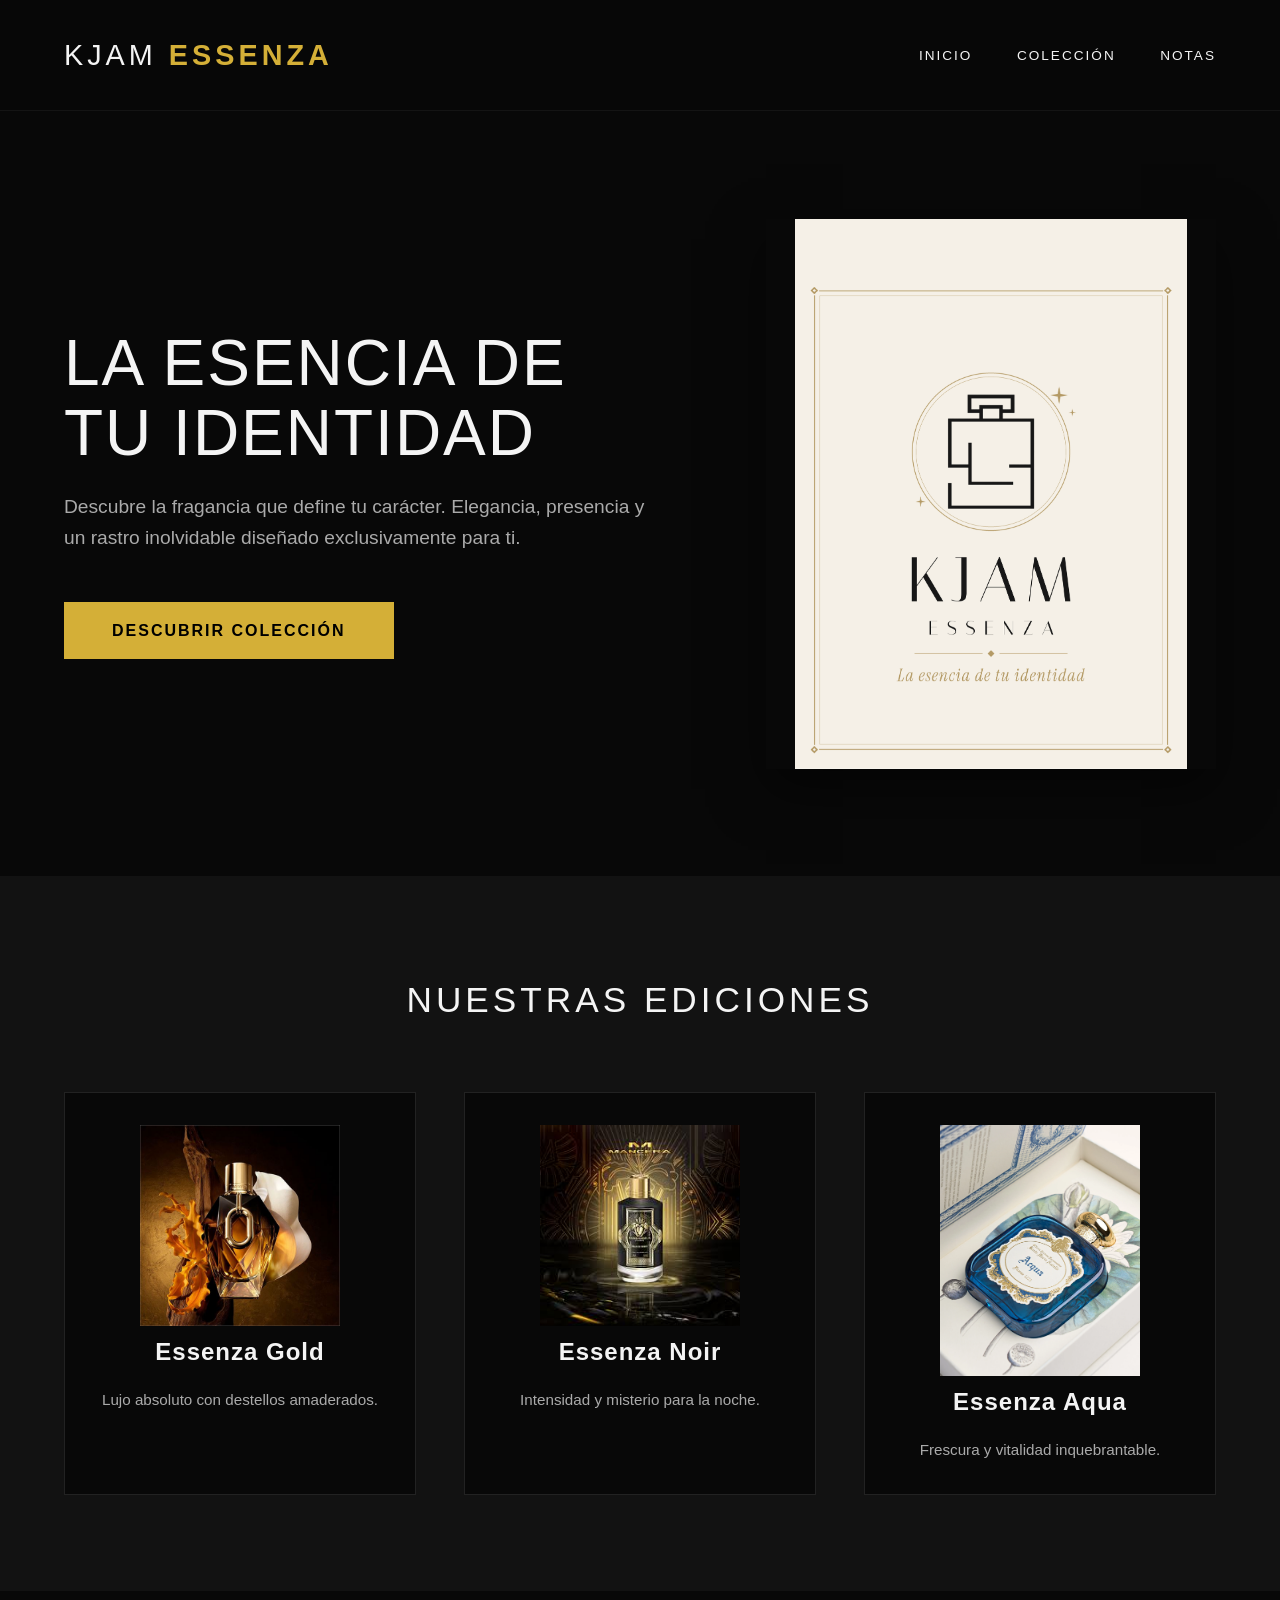
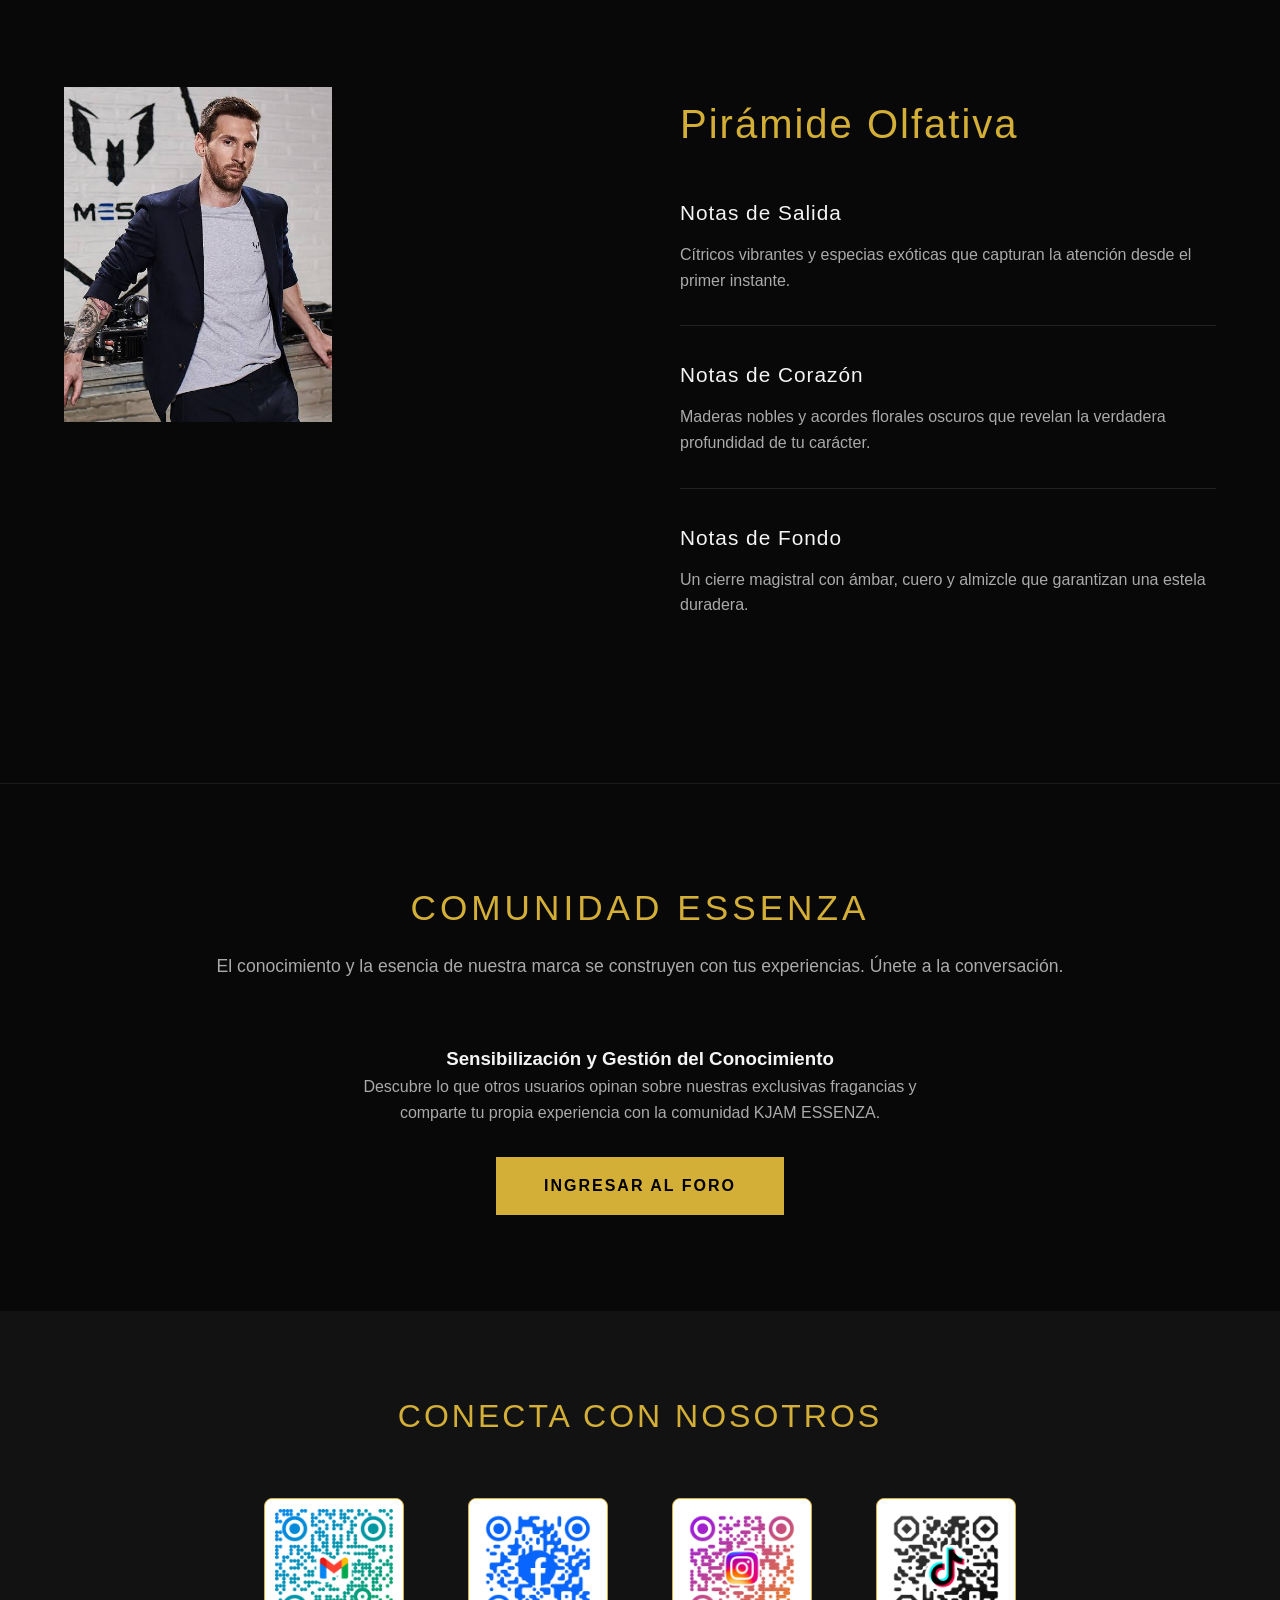
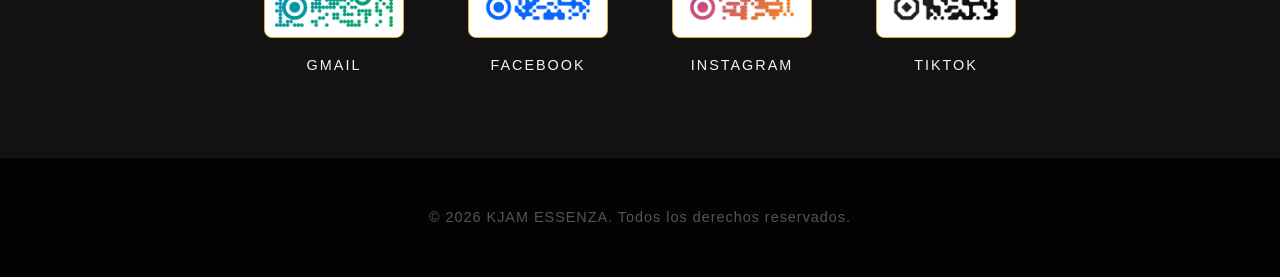
<file: index.html>
<!DOCTYPE html>
<html lang="es">
<head>
    <meta charset="UTF-8">
    <meta name="viewport" content="width=device-width, initial-scale=1.0">
    <title>KJAM ESSENZA | La esencia de tu identidad</title>
    <link rel="stylesheet" href="style.css">
</head>
<body>
    <header>
        <a href="#" class="logo">KJAM <span>ESSENZA</span></a>
        <nav>
            <a href="#inicio">Inicio</a>
            <a href="#coleccion">Colección</a>
            <a href="#notas">Notas</a>
        </nav>
    </header>

    <!-- SECCIÓN PRINCIPAL (HERO) -->
    <section id="inicio" class="hero">
        <div class="hero-content">
            <h1>La esencia de tu identidad</h1>
            <p>Descubre la fragancia que define tu carácter. Elegancia, presencia y un rastro inolvidable diseñado exclusivamente para ti.</p>
            <a href="#coleccion" class="btn">Descubrir Colección</a>
        </div>
        <div class="hero-image">
            <img src="img/1.png" alt="KJAM Essenza" style="max-width: 90%; height: 100%;">
            
        </div>
    </section>

    <section id="coleccion" class="coleccion">
        <h2>Nuestras Ediciones</h2>
        <div class="grid-variantes">
            
            <div class="variante">
                <img src="img/erba.jpg" alt="essenza erba gold" style="width: 70%;">
                <h3>Essenza Gold</h3>
                <p>Lujo absoluto con destellos amaderados.</p>
            </div>
            
            <div class="variante">
                <img src="img/noir.jpg" alt="essenza noir" style="width: 70%;">
                <h3>Essenza Noir</h3>
                <p>Intensidad y misterio para la noche.</p>
            </div>
            
            <div class="variante">
                <img src="img/aqua.webp" alt="essenza aqua" style="width: 70%;">
                <h3>Essenza Aqua</h3>
                <p>Frescura y vitalidad inquebrantable.</p>
            </div>

        </div>
    </section>

    <!-- SECCIÓN DE NOTAS AROMÁTICAS -->
    <section id="notas" class="notas">
        <div class="notas-img">
            <img src="img/messi.jpg" alt="Olfativa" style="width: 50%;">
        </div>
        <div class="notas-text">
            <h2>Pirámide Olfativa</h2>
            
            <div class="nota-item">
                <h4>Notas de Salida</h4>
                <p>Cítricos vibrantes y especias exóticas que capturan la atención desde el primer instante.</p>
            </div>
            
            <div class="nota-item">
                <h4>Notas de Corazón</h4>
                <p>Maderas nobles y acordes florales oscuros que revelan la verdadera profundidad de tu carácter.</p>
            </div>
            
            <div class="nota-item">
                <h4>Notas de Fondo</h4>
                <p>Un cierre magistral con ámbar, cuero y almizcle que garantizan una estela duradera.</p>
            </div>
        </div>
    </section>

    <!-- SECCIÓN DE COMUNIDAD Y SENSIBILIZACIÓN -->
    <section id="comunidad" class="comunidad">
        <h2>Comunidad Essenza</h2>
        <p class="comunidad-desc">El conocimiento y la esencia de nuestra marca se construyen con tus experiencias. Únete a la conversación.</p>
        
        <div class="comunidad-container" style="justify-content: center; text-align: center;">
            <div class="comentario-form" style="max-width: 600px; margin: 0 auto;">
                <h3>Sensibilización y Gestión del Conocimiento</h3>
                <p style="color: var(--text-muted); margin-bottom: 2rem;">Descubre lo que otros usuarios opinan sobre nuestras exclusivas fragancias y comparte tu propia experiencia con la comunidad KJAM ESSENZA.</p>
                <!-- Este botón redirige a la nueva página -->
                <a href="foro.html" class="btn">Ingresar al Foro</a>
            </div>
        </div>
    </section>

    <!-- SECCIÓN DE REDES SOCIALES -->
    <section id="redes" class="redes-sociales">
        <h2>Conecta con Nosotros</h2>
        <div class="qr-container">
            <div class="qr-item">
                <img src="img/qr-gmail.webp" alt="QR Gmail" class="qr-img">
                <p>Gmail</p>
            </div>
            <div class="qr-item">
                <img src="img/qr-fb.webp" alt="QR Facebook" class="qr-img">
                <p>Facebook</p>
            </div>
            <div class="qr-item">
                <img src="img/qr-ig.webp" alt="QR Instagram" class="qr-img">
                <p>Instagram</p>
            </div>
            <div class="qr-item">
                <img src="img/qr-tt.webp" alt="QR TikTok" class="qr-img">
                <p>TikTok</p>
            </div>
        </div>
    </section>

    <!-- FOOTER -->
    <footer>
        <p>&copy; 2026 KJAM ESSENZA. Todos los derechos reservados.</p>
    </footer>
</body>
</html>
</file>
<file: style.css>
/* ================= VARIABLES Y RESET ================= */
        :root {
            --bg-color: #080808;
            --section-bg: #121212;
            --text-main: #f4f4f4;
            --text-muted: #aaaaaa;
            --accent-gold: #d4af37; /* Dorado para dar toque premium */
            --accent-hover: #f1c94f;
        }

        * {
            margin: 0;
            padding: 0;
            box-sizing: border-box;
            font-family: 'Helvetica Neue', Helvetica, Arial, sans-serif;
        }

        body {
            background-color: var(--bg-color);
            color: var(--text-main);
            line-height: 1.6;
            overflow-x: hidden;
        }

        /* ================= NAVEGACIÓN ================= */
        header {
            padding: 2rem 5%;
            display: flex;
            justify-content: space-between;
            align-items: center;
            border-bottom: 1px solid rgba(255, 255, 255, 0.05);
            background-color: rgba(8, 8, 8, 0.95);
            position: sticky;
            top: 0;
            z-index: 100;
        }

        .logo {
            font-size: 1.8rem;
            font-weight: 300;
            letter-spacing: 4px;
            color: var(--text-main);
            text-decoration: none;
        }

        .logo span {
            color: var(--accent-gold);
            font-weight: bold;
        }

        nav a {
            color: var(--text-main);
            text-decoration: none;
            margin-left: 2.5rem;
            font-size: 0.85rem;
            letter-spacing: 2px;
            text-transform: uppercase;
            transition: color 0.3s ease;
        }

        nav a:hover {
            color: var(--accent-gold);
        }

        /* ================= HERO SECTION ================= */
        .hero {
            display: flex;
            align-items: center;
            justify-content: space-between;
            padding: 6rem 5%;
            min-height: 85vh;
        }

        .hero-content {
            flex: 1;
            max-width: 600px;
        }

        .hero h1 {
            font-size: 4rem;
            font-weight: 300;
            line-height: 1.1;
            margin-bottom: 1.5rem;
            text-transform: uppercase;
            letter-spacing: 2px;
        }

        .hero p {
            font-size: 1.2rem;
            margin-bottom: 3rem;
            color: var(--text-muted);
        }

        .btn {
            padding: 1rem 3rem;
            background-color: var(--accent-gold);
            color: #000;
            text-decoration: none;
            font-weight: bold;
            letter-spacing: 2px;
            transition: background 0.3s, transform 0.3s;
            text-transform: uppercase;
            display: inline-block;
        }

        .btn:hover {
            background-color: var(--accent-hover);
            transform: translateY(-3px);
        }

        .hero-image {
            flex: 1;
            display: flex;
            justify-content: center;
        }

        .hero-image {
            max-width: 450px;
            height: 550px;
            box-shadow: 0 20px 50px rgba(0,0,0,0.5);
        }

        /* ================= COLECCIÓN ================= */
        .coleccion {
            padding: 6rem 5%;
            text-align: center;
            background-color: var(--section-bg);
        }

        .coleccion h2 {
            font-size: 2.2rem;
            margin-bottom: 4rem;
            font-weight: 300;
            letter-spacing: 4px;
            text-transform: uppercase;
        }

        .grid-variantes {
            display: grid;
            grid-template-columns: repeat(auto-fit, minmax(280px, 1fr));
            gap: 3rem;
        }

        .variante {
            background-color: var(--bg-color);
            padding: 2rem;
            border: 1px solid #222;
            transition: transform 0.4s ease, border-color 0.4s ease;
        }

        .variante:hover {
            transform: translateY(-15px);
            border-color: var(--accent-gold);
        }


        .variante h3 {
            font-size: 1.5rem;
            margin-bottom: 1rem;
            color: var(--text-main);
            letter-spacing: 1px;
        }

        .variante p {
            color: var(--text-muted);
            font-size: 0.95rem;
        }

        /* ================= NOTAS AROMÁTICAS ================= */
        .notas {
            padding: 6rem 5%;
            display: flex;
            align-items: center;
            gap: 5rem;
        }

        .notas-img {
            flex: 1;
        }

        .notas-img {
            height: 600px;
        }

        .notas-text {
            flex: 1;
        }

        .notas-text h2 {
            font-size: 2.5rem;
            margin-bottom: 2.5rem;
            font-weight: 300;
            letter-spacing: 2px;
            color: var(--accent-gold);
        }

        .nota-item {
            margin-bottom: 2rem;
            padding-bottom: 2rem;
            border-bottom: 1px solid #222;
        }

        .nota-item:last-child {
            border-bottom: none;
        }

        .nota-item h4 {
            font-size: 1.3rem;
            margin-bottom: 0.8rem;
            font-weight: 400;
            letter-spacing: 1px;
        }

        .nota-item p {
            color: var(--text-muted);
        }

        /* ================= REDES SOCIALES (QRs) ================= */
        .redes-sociales {
            padding: 5rem 5%;
            text-align: center;
            background-color: var(--section-bg);
        }

        .redes-sociales h2 {
            font-size: 2rem;
            margin-bottom: 3.5rem;
            font-weight: 300;
            letter-spacing: 3px;
            color: var(--accent-gold);
            text-transform: uppercase;
        }

        .qr-container {
            display: flex;
            justify-content: center;
            align-items: center;
            gap: 4rem;
            flex-wrap: wrap;
        }

        .qr-item {
            display: flex;
            flex-direction: column;
            align-items: center;
            gap: 1rem;
        }

        .qr-img {
            width: 140px;
            height: 140px;
            background-color: #fff; /* Fondo blanco crucial para que los lectores lean el QR sin problemas */
            padding: 10px;
            border-radius: 8px;
            border: 1px solid var(--accent-gold);
            transition: transform 0.3s ease, box-shadow 0.3s ease;
        }

        .qr-item:hover .qr-img {
            transform: translateY(-5px);
            box-shadow: 0 10px 20px rgba(212, 175, 55, 0.2);
        }

        .qr-item p {
            font-size: 0.9rem;
            color: var(--text-main);
            text-transform: uppercase;
            letter-spacing: 2px;
        }

        /* ================= FOOTER ================= */
        footer {
            text-align: center;
            padding: 3rem 5%;
            background-color: #030303;
            border-top: 1px solid #1a1a1a;
        }

        footer p {
            color: #555;
            font-size: 0.9rem;
            letter-spacing: 1px;
        }

        /* ================= DISEÑO RESPONSIVO ================= */
        @media (max-width: 900px) {
            .hero, .notas {
                flex-direction: column;
                text-align: center;
                gap: 3rem;
            }
            .hero h1 {
                font-size: 3rem;
            }
            .hero-content {
                margin-bottom: 2rem;
            }
            nav {
                display: none; /* Se oculta en móviles para mantenerlo simple */
            }
            .notas-text h2 {
                text-align: center;
            }
        }

        /* ================= COMUNIDAD (Gestión del Conocimiento) ================= */
        .comunidad {
            padding: 6rem 5%;
            background-color: var(--bg-color);
            border-top: 1px solid #1a1a1a;
        }

        .comunidad h2 {
            text-align: center;
            font-size: 2.2rem;
            font-weight: 300;
            letter-spacing: 4px;
            color: var(--accent-gold);
            text-transform: uppercase;
            margin-bottom: 1rem;
        }

        .comunidad-desc {
            text-align: center;
            color: var(--text-muted);
            margin-bottom: 4rem;
            font-size: 1.1rem;
        }

        .comunidad-container {
            display: flex;
            gap: 4rem;
            max-width: 1200px;
            margin: 0 auto;
        }

        .comunidad-container {
                flex-direction: column;
                gap: 2rem;
        }
</file>
